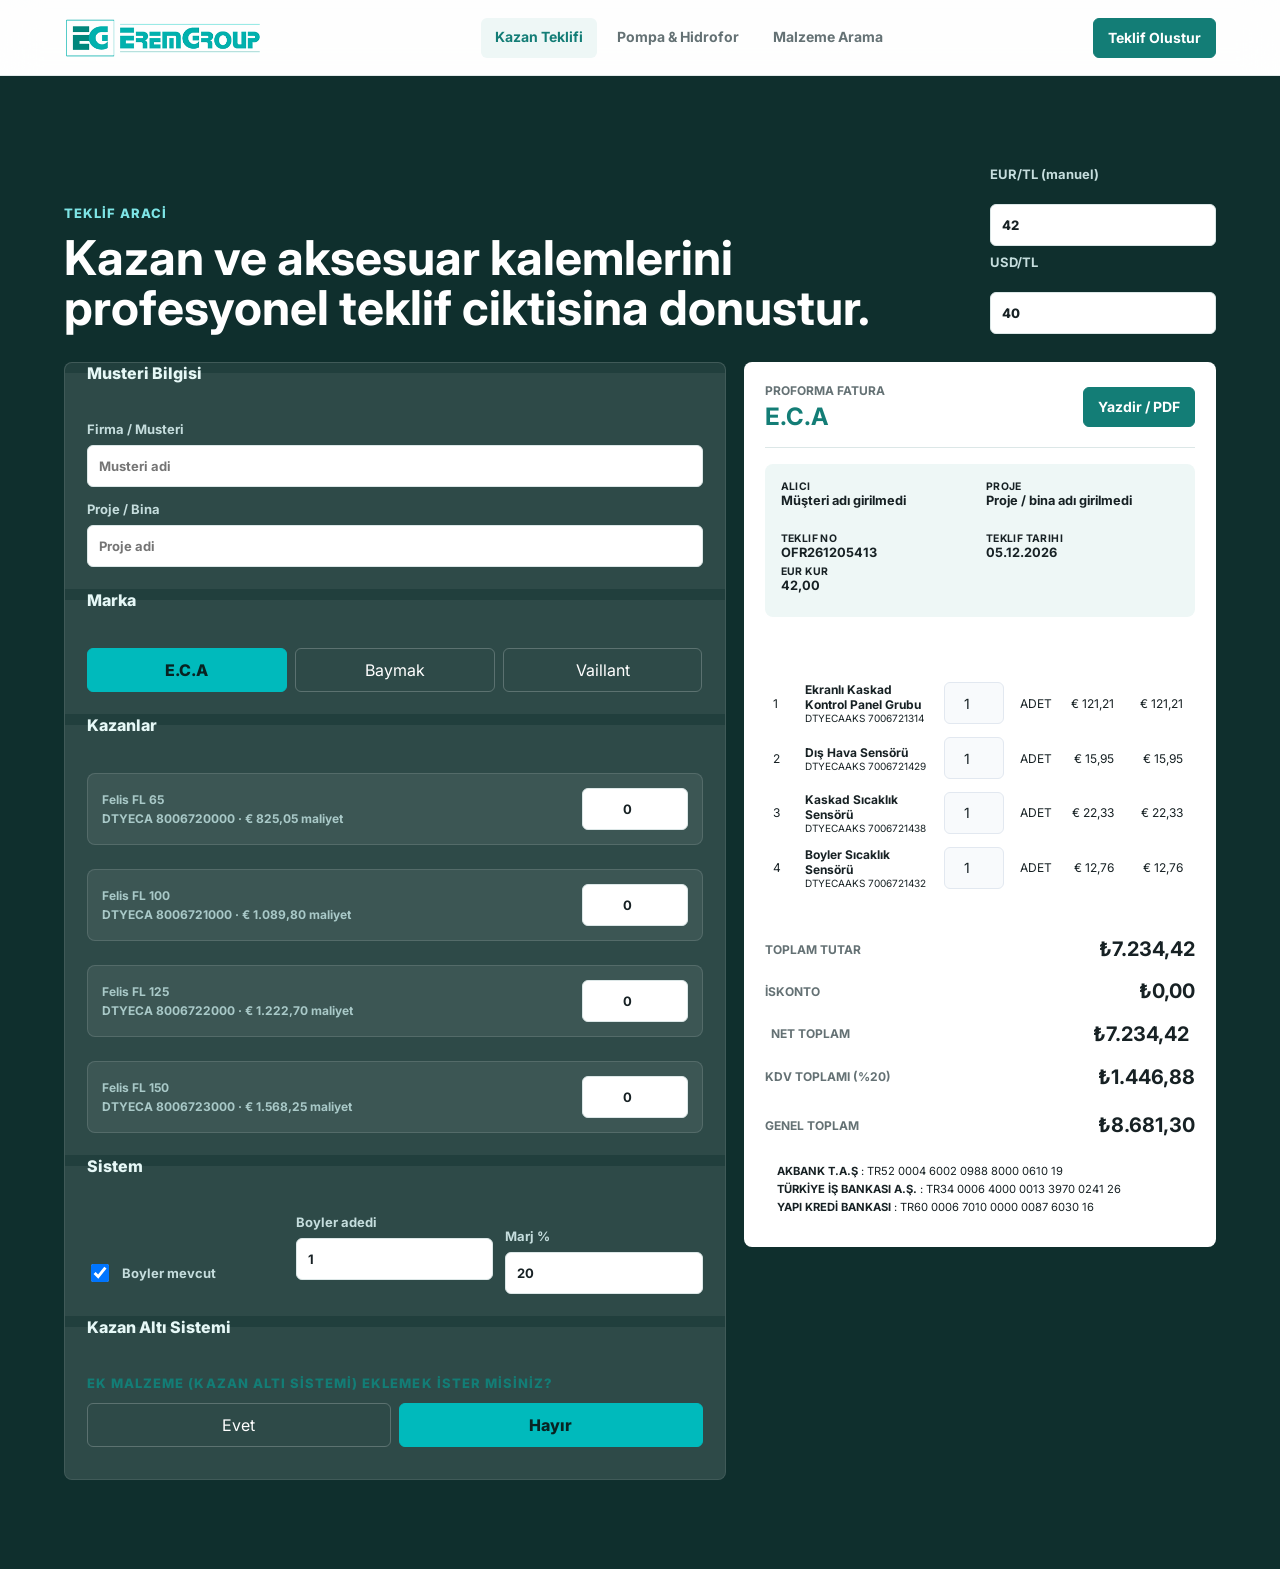
<file: index.html>
<!doctype html>
<html lang="tr">
  <head>
    <meta charset="UTF-8" />
    <meta name="viewport" content="width=device-width, initial-scale=1.0" />
    <meta name="color-scheme" content="light" />
    <meta name="description" content="Erem Group kurumsal web tasarimi ve kazan teklif araci." />
    <title>Erem Group | Kurumsal Teklif Araci</title>
    <link rel="preconnect" href="https://fonts.googleapis.com" />
    <link rel="preconnect" href="https://fonts.gstatic.com" crossorigin />
    <link href="https://fonts.googleapis.com/css2?family=Inter:wght@400;500;600;700;800&display=swap" rel="stylesheet" />
    <link rel="stylesheet" href="./styles.css" />
  </head>
  <body>
    <header class="site-header">
      <a class="brand" href="#top" aria-label="Erem Group ana sayfa">
        <img src="./logo_dark.png" alt="Erem Group" style="height:40px;display:block;" />
      </a>
      <nav class="nav" aria-label="Ana menü">
        <a href="#teklif" class="active">Kazan Teklifi</a>
        <a href="/pompa-hidrofor">Pompa &amp; Hidrofor</a>
        <a href="/malzeme-arama">Malzeme Arama</a>
      </nav>
      <a class="header-action" href="#teklif">Teklif Olustur</a>
    </header>

    <main id="top">

      <section id="teklif" class="section quote-section">
        <div class="quote-heading">
          <div>
            <p class="eyebrow">Teklif Araci</p>
            <h2>Kazan ve aksesuar kalemlerini profesyonel teklif ciktisina donustur.</h2>
          </div>
          <div class="rate-box">
            <label for="eurRate" id="eurRateLabel">EUR/TL (yükleniyor...)</label>
            <input id="eurRate" type="number" min="1" value="42" />
            <label for="usdRate">USD/TL</label>
            <input id="usdRate" type="number" min="1" value="40" />
          </div>
        </div>

        <div class="quote-shell">
          <form class="config-panel" id="quoteForm">
            <fieldset>
              <legend>Musteri Bilgisi</legend>
              <label>
                Firma / Musteri
                <input id="customer" type="text" placeholder="Musteri adi" />
              </label>
              <label>
                Proje / Bina
                <input id="project" type="text" placeholder="Proje adi" />
              </label>
            </fieldset>

            <fieldset>
              <legend>Marka</legend>
              <div class="segmented" role="radiogroup" aria-label="Marka secimi">
                <button type="button" class="segment active" data-brand="ECA">E.C.A</button>
                <button type="button" class="segment" data-brand="BAYMAK">Baymak</button>
                <button type="button" class="segment" data-brand="VAILLANT">Vaillant</button>
              </div>
            </fieldset>

            <fieldset>
              <legend>Kazanlar</legend>
              <div id="boilerList" class="item-list"></div>
            </fieldset>

            <fieldset class="inline-fieldset">
              <legend>Sistem</legend>
              <label class="toggle-line">
                <input id="hasWaterTank" type="checkbox" checked />
                Boyler mevcut
              </label>
              <label>
                Boyler adedi
                <input id="waterTankCount" type="number" min="1" max="20" value="1" />
              </label>
              <label>
                Marj %
                <input id="marginRate" type="number" min="0" max="100" value="20" />
              </label>
            </fieldset>

            <fieldset>
              <legend>Kazan Altı Sistemi</legend>
              <p class="eyebrow">Ek malzeme (Kazan Altı Sistemi) eklemek ister misiniz?</p>
              <div class="segmented-2" role="radiogroup" aria-label="Ek malzeme secimi">
                <button type="button" class="ekmalzeme-segment" data-ekmalzeme="evet">Evet</button>
                <button type="button" class="ekmalzeme-segment active" data-ekmalzeme="hayir">Hayır</button>
              </div>
              <div id="kazanAltiDetay" class="kazan-alti-detay" hidden>
                <p class="eyebrow">Denge kabı önü izolasyon vanaları için:</p>
                <div class="segmented-2" role="radiogroup" aria-label="Vana tipi secimi">
                  <button type="button" class="vana-segment active" data-vana="wafer">Wafer Kelebek Vana</button>
                  <button type="button" class="vana-segment" data-vana="kuresel">Küresel Vana</button>
                </div>
                <div id="kazanAltiWarnings" class="kazan-alti-warnings"></div>
              </div>
            </fieldset>
          </form>

          <aside class="summary-panel">
            <div class="summary-header">
              <div>
                <span>PROFORMA FATURA</span>
                <strong id="summaryBrand">E.C.A</strong>
              </div>
              <button id="printBtn" type="button">Yazdir / PDF</button>
            </div>

            <div class="client-card">
              <div class="client-meta">
                <div><span>ALICI</span><strong id="summaryCustomer">Musteri adi girilmedi</strong></div>
                <div><span>PROJE</span><strong id="summaryProject">Proje / bina adi girilmedi</strong></div>
              </div>
              <div class="teklif-meta">
                <div><span>TEKLIF NO</span><strong id="teklifNo">-</strong></div>
                <div><span>TEKLIF TARIHI</span><strong id="teklifTarih">-</strong></div>
                <div><span>EUR KUR</span><strong id="eurKurDisplay">-</strong></div>
              </div>
            </div>

            <div id="quoteLines" class="quote-lines"></div>

            <div class="totals proforma-totals">
              <div>
                <span>Toplam Tutar</span>
                <strong id="satirToplamTutar">₺ 0,00</strong>
              </div>
              <div>
                <span>İskonto</span>
                <strong id="satirIskonto">₺ 0,00</strong>
              </div>
              <div class="net-toplam">
                <span>Net Toplam</span>
                <strong id="satirNetToplam">₺ 0,00</strong>
              </div>
              <div>
                <span>KDV Toplamı (%20)</span>
                <strong id="satirKDV">₺ 0,00</strong>
              </div>
              <div class="genel-toplam">
                <span>Genel Toplam</span>
                <strong id="satirGenelToplam">₺ 0,00</strong>
              </div>
            </div>

            <div class="banka-bilgileri">
              <p><strong>AKBANK T.A.Ş</strong> : TR52 0004 6002 0988 8000 0610 19</p>
              <p><strong>TÜRKİYE İŞ BANKASI A.Ş.</strong> : TR34 0006 4000 0013 3970 0241 26</p>
              <p><strong>YAPI KREDİ BANKASI</strong> : TR60 0006 7010 0000 0087 6030 16</p>
            </div>
          </aside>
        </div>
      </section>
    </main>



    <script src="./kazan_alti.js"></script>
    <script src="./script.js"></script>
  </body>
</html>
</file>
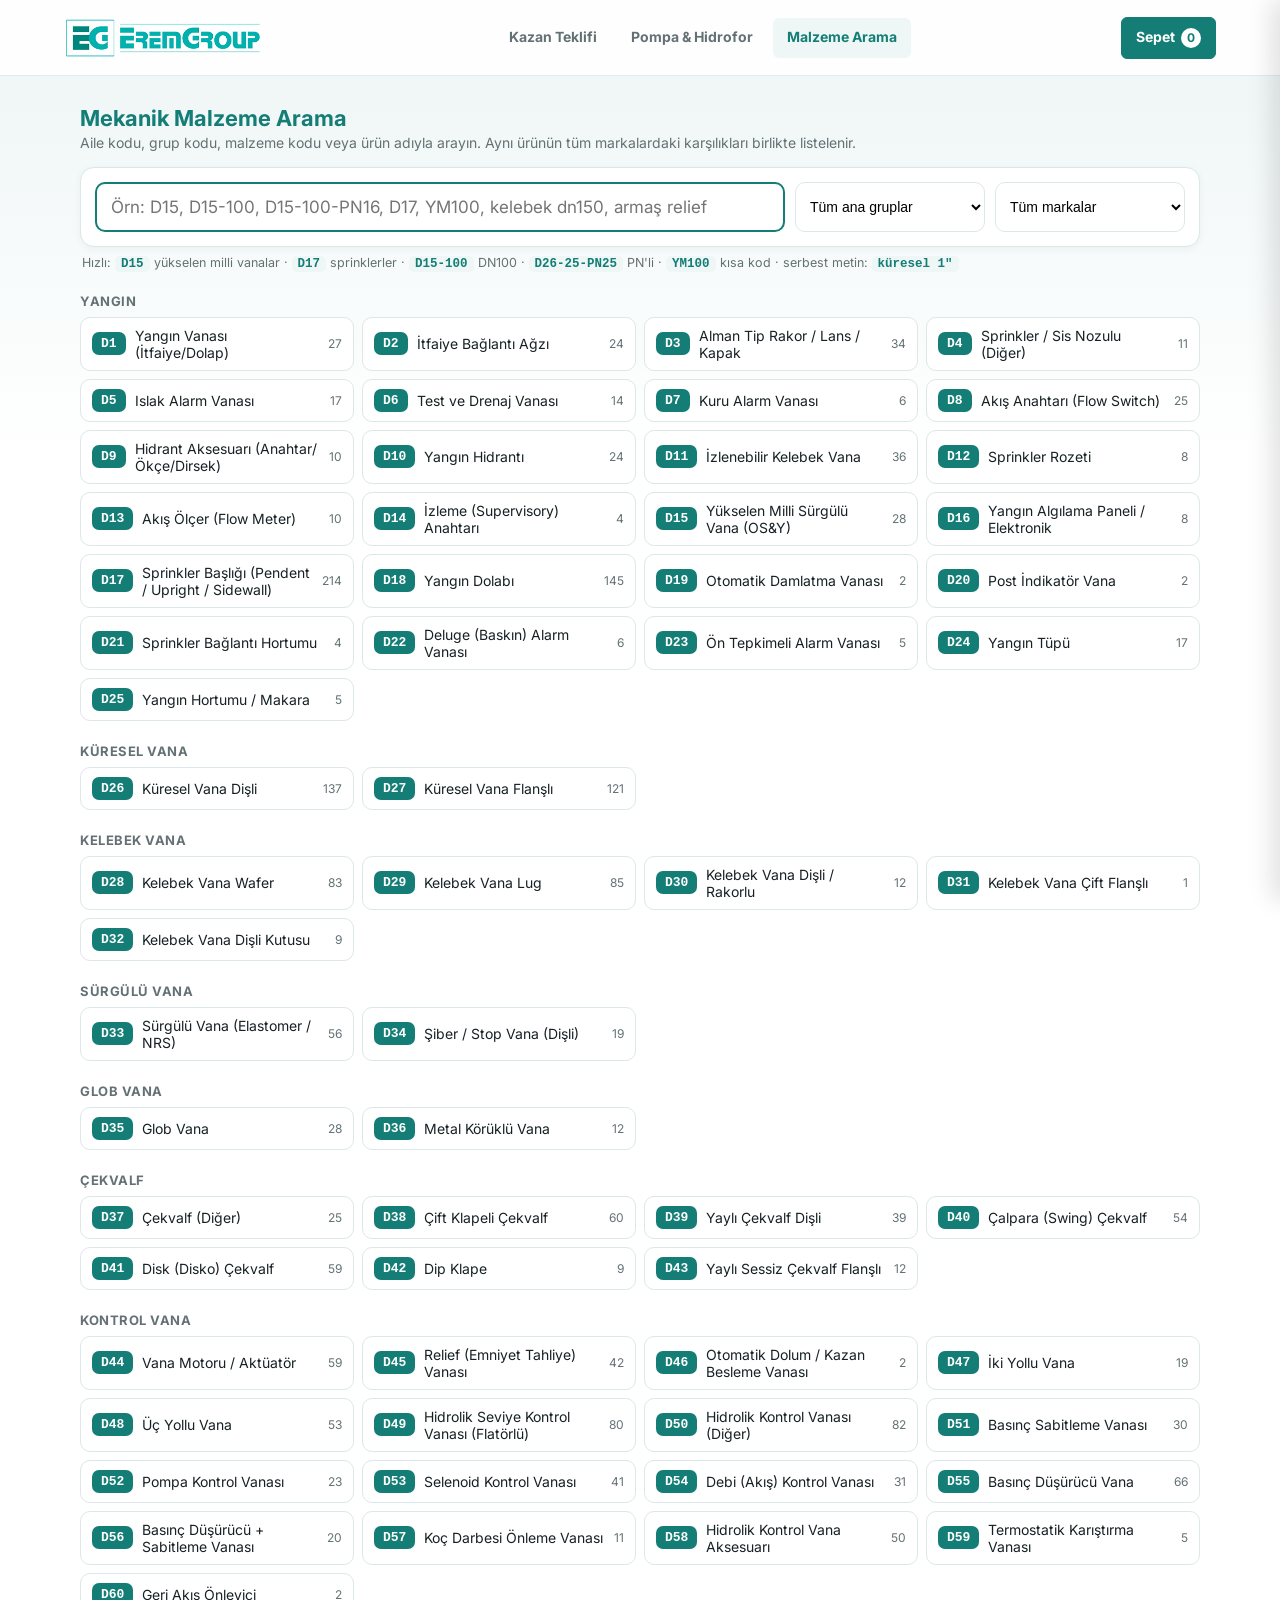
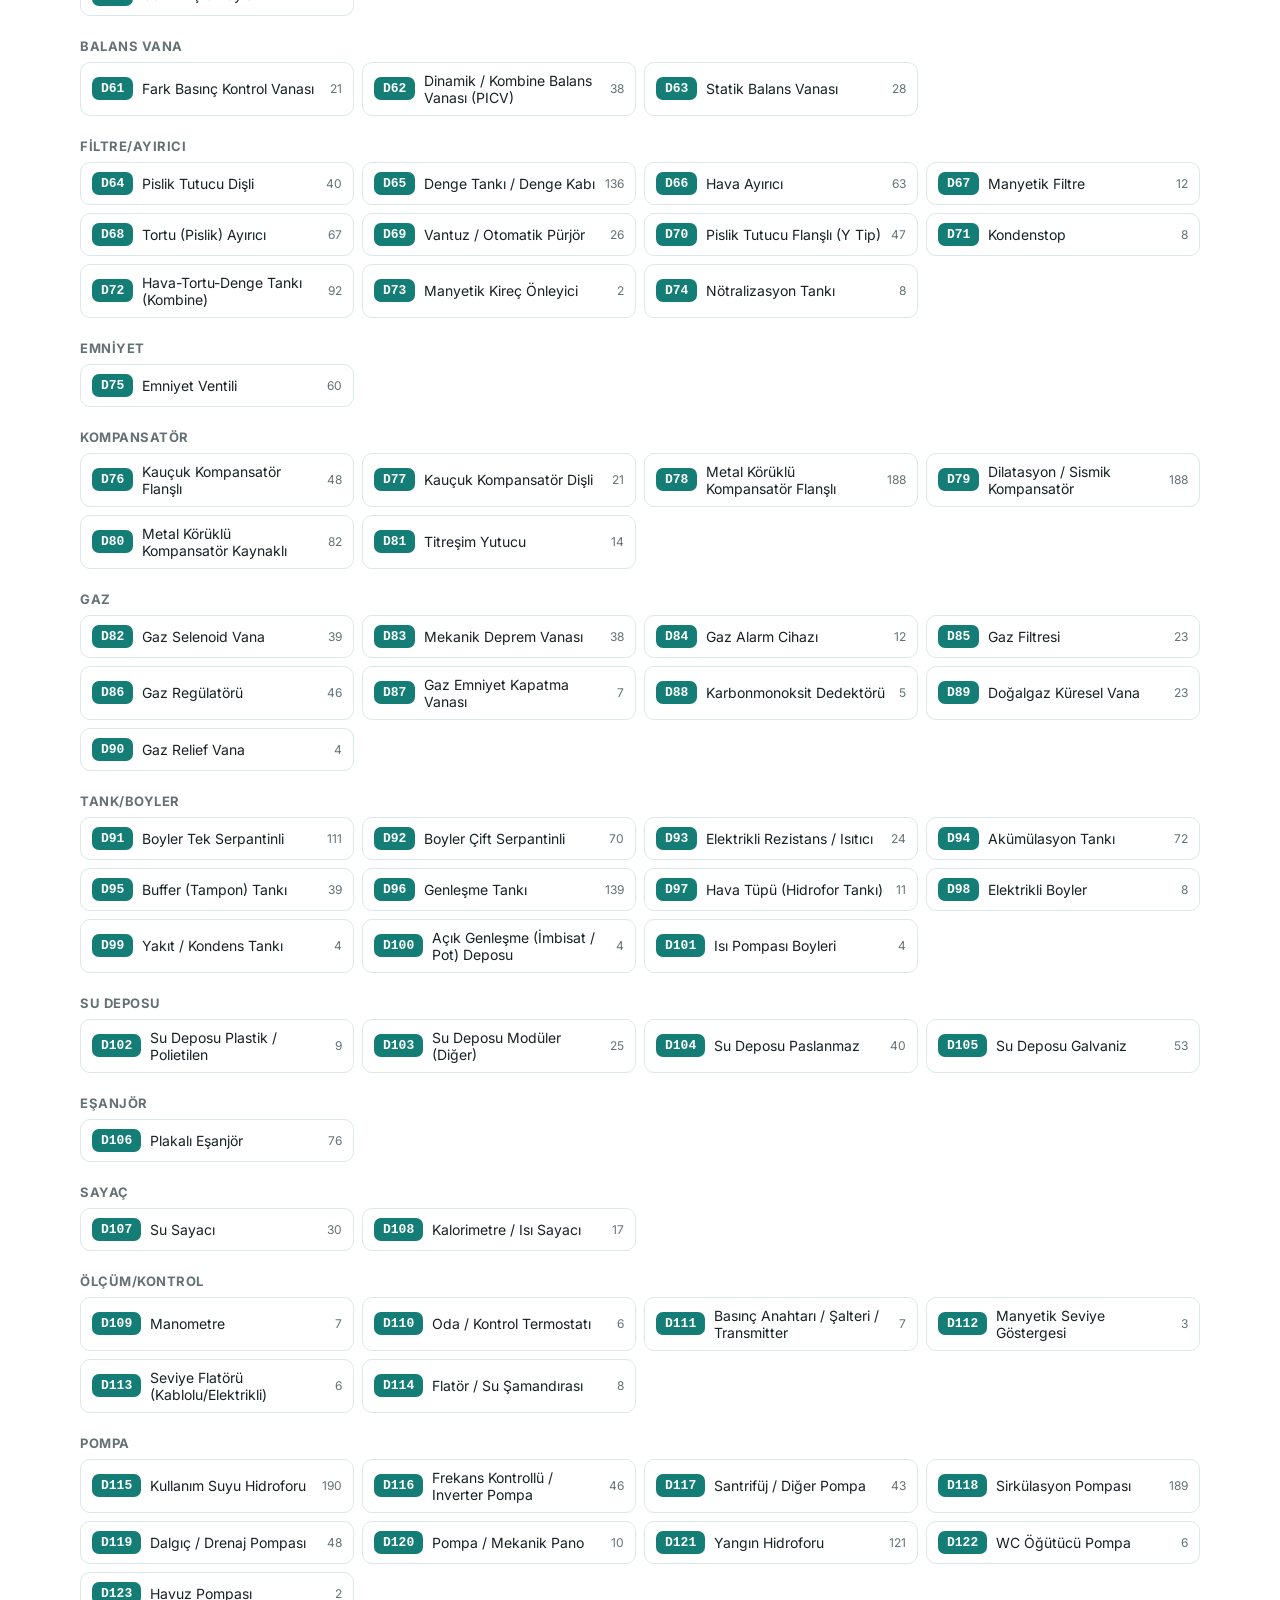
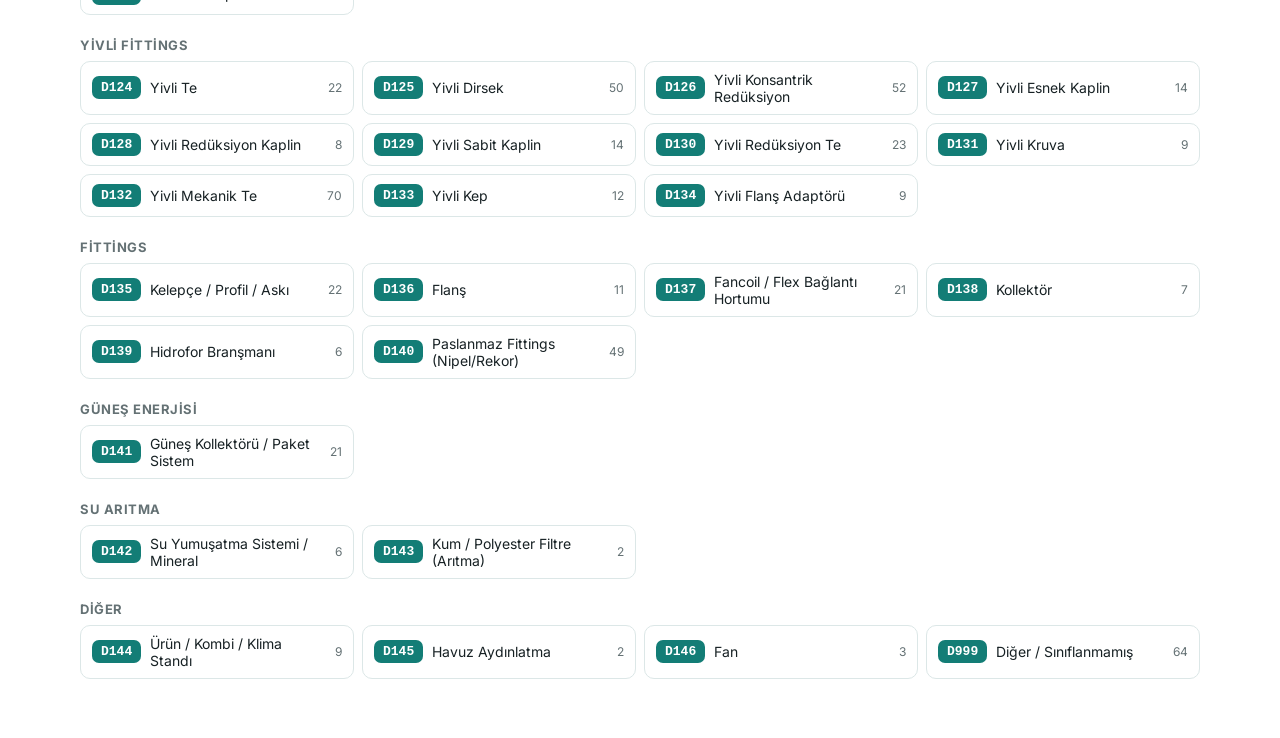
<file: malzeme-arama/index.html>
<!DOCTYPE html>
<html lang="tr">
<head>
<meta charset="UTF-8">
<meta name="viewport" content="width=device-width, initial-scale=1.0">
<meta name="color-scheme" content="light">
<title>Erem Group | Mekanik Malzeme Arama</title>
<link rel="preconnect" href="https://fonts.googleapis.com" />
<link rel="preconnect" href="https://fonts.gstatic.com" crossorigin />
<link href="https://fonts.googleapis.com/css2?family=Inter:wght@400;500;600;700;800&display=swap" rel="stylesheet" />
<link rel="stylesheet" href="/styles.css" />
<style>
:root{--navy:#137d76;--navy2:#0f625d;--bg:transparent;--card:#fff;--line:#dce7e7;--txt:#172124;--mut:#647174;--acc:#eef7f6;--ok:#e2efda;--okt:#2e6b1f}
*{box-sizing:border-box}
body{margin:0;font-size:14px}
.ma-main{max-width:1200px;margin:0 auto;padding:28px clamp(16px,4vw,40px) 60px}
h1{margin:4px 0 4px;font-size:22px;color:var(--navy)}
.sub{color:var(--mut);margin:0 0 16px}
.searchbar{background:var(--card);border:1px solid var(--line);border-radius:14px;padding:14px;display:flex;gap:10px;flex-wrap:wrap;box-shadow:0 2px 8px rgba(20,40,70,.05)}
.q{flex:1 1 320px;position:relative}
.q input{width:100%;font-size:17px;padding:13px 40px 13px 14px;border:2px solid var(--line);border-radius:10px;outline:none}
.q input:focus{border-color:var(--navy)}
.q button{position:absolute;right:8px;top:50%;transform:translateY(-50%);border:0;background:none;font-size:20px;color:var(--mut);cursor:pointer;display:none}
select{padding:12px 10px;border:1px solid var(--line);border-radius:10px;background:#fff;font-size:14px;min-width:150px;flex:0 1 190px}
.hint{color:var(--mut);font-size:12.5px;margin:8px 2px 0}
.hint code{background:var(--acc);color:var(--navy);padding:1px 6px;border-radius:5px;font-weight:700;cursor:pointer}
.stat{margin:18px 2px 10px;color:var(--mut);font-size:13px}
.stat b{color:var(--txt)}
.grp{background:var(--card);border:1px solid var(--line);border-radius:12px;margin-bottom:12px;overflow:hidden}
.gh{display:flex;align-items:center;gap:10px;flex-wrap:wrap;padding:10px 14px;background:#fafbfd;border-bottom:1px solid var(--line)}
.code{font-family:ui-monospace,Consolas,monospace;background:var(--navy);color:#fff;padding:4px 9px;border-radius:7px;font-weight:700;font-size:13px;cursor:pointer;white-space:nowrap}
.code.alt{background:var(--acc);color:var(--navy)}
.gt{font-weight:700}
.gs{color:var(--mut);font-size:12.5px}
.chips{margin-left:auto;display:flex;gap:4px;flex-wrap:wrap}
.chip{font-size:11.5px;padding:3px 8px;border-radius:20px;background:var(--acc);color:var(--navy);font-weight:600}
.chip.multi{background:var(--ok);color:var(--okt)}
table{width:100%;border-collapse:collapse}
td{padding:8px 14px;border-top:1px solid #f0f3f7;vertical-align:top}
tr:first-child td{border-top:0}
td.mk{font-family:ui-monospace,Consolas,monospace;font-size:12px;color:var(--mut);white-space:nowrap;cursor:pointer;width:1%}
td.br{font-weight:700;white-space:nowrap;width:1%}
.tags span{display:inline-block;font-size:11px;background:#f1f3f6;color:#4a5563;border-radius:5px;padding:1px 6px;margin:3px 4px 0 0}
.fams h3{font-size:13px;letter-spacing:.04em;color:var(--mut);margin:22px 0 8px;text-transform:uppercase}
.fgrid{display:grid;grid-template-columns:repeat(auto-fill,minmax(260px,1fr));gap:8px}
.fam{background:var(--card);border:1px solid var(--line);border-radius:10px;padding:9px 11px;display:flex;gap:9px;align-items:center;cursor:pointer;text-align:left;font:inherit;color:inherit}
.fam:hover{border-color:var(--navy);background:#fbfdff}
.fam .n{margin-left:auto;color:var(--mut);font-size:12px}
.empty{background:var(--card);border:1px dashed var(--line);border-radius:12px;padding:30px;text-align:center;color:var(--mut)}
.more{text-align:center;margin:14px}
.more button{background:var(--navy);color:#fff;border:0;border-radius:9px;padding:10px 18px;font-weight:700;cursor:pointer}
.toast{position:fixed;bottom:18px;left:50%;transform:translateX(-50%);background:var(--txt);color:#fff;padding:8px 14px;border-radius:8px;font-size:13px;opacity:0;transition:.2s;pointer-events:none}
.toast.on{opacity:1}
.addb{border:1px solid var(--navy);background:#fff;color:var(--navy);border-radius:8px;padding:5px 10px;font-weight:700;font-size:12.5px;cursor:pointer;white-space:nowrap}
.addb:hover{background:var(--navy);color:#fff}
.addb.in{background:var(--navy);color:#fff}
td.ac{width:1%;white-space:nowrap;text-align:right}
.cartbtn{position:relative}
.cartbtn .cnt{display:inline-block;min-width:20px;padding:0 6px;margin-left:6px;border-radius:10px;background:#fff;color:var(--navy);font-size:12px;line-height:20px;text-align:center}
.fab{position:fixed;right:16px;bottom:16px;z-index:30;background:var(--navy);color:#fff;border:0;border-radius:30px;padding:13px 18px;font-weight:800;font-size:14px;box-shadow:0 6px 18px rgba(0,0,0,.18);cursor:pointer;display:none}
.fab .cnt{background:#fff;color:var(--navy);border-radius:10px;padding:0 7px;margin-left:6px}
.ov{position:fixed;inset:0;background:rgba(10,20,25,.35);z-index:40;display:none}
.drawer{position:fixed;top:0;right:0;bottom:0;width:min(560px,100%);background:#fff;z-index:41;display:flex;flex-direction:column;transform:translateX(100%);transition:transform .2s;box-shadow:-8px 0 24px rgba(0,0,0,.12)}
.open .ov{display:block}.open .drawer{transform:none}
.dh{display:flex;align-items:center;gap:10px;padding:16px 18px;border-bottom:1px solid var(--line)}
.dh h2{margin:0;font-size:18px;color:var(--navy);flex:1}
.dh .x{border:0;background:none;font-size:26px;cursor:pointer;color:var(--mut)}
.meta{display:flex;gap:8px;padding:12px 18px;border-bottom:1px solid var(--line);flex-wrap:wrap}
.meta input{flex:1 1 200px;padding:9px 10px;border:1px solid var(--line);border-radius:8px;font-size:13.5px}
.items{flex:1;overflow:auto;padding:6px 18px}
.it{border-bottom:1px solid #eef2f2;padding:12px 0;display:grid;grid-template-columns:1fr auto;gap:6px 12px}
.it .nm{font-weight:600;font-size:13.5px}
.it .sub2{color:var(--mut);font-size:12px;display:flex;gap:8px;flex-wrap:wrap;align-items:center}
.it select{min-width:0;flex:0 1 auto;padding:4px 6px;font-size:12px;border-radius:6px}
.qty{display:flex;align-items:center;gap:4px}
.qty button{width:28px;height:28px;border:1px solid var(--line);background:#fff;border-radius:7px;font-size:16px;cursor:pointer}
.qty input{width:52px;height:28px;text-align:center;border:1px solid var(--line);border-radius:7px;font-size:14px}
.rm{border:0;background:none;color:#b3261e;font-size:12px;cursor:pointer;padding:0}
.df{border-top:1px solid var(--line);padding:14px 18px;display:flex;gap:8px;flex-wrap:wrap;align-items:center}
.df .sum{flex:1 1 100%;color:var(--mut);font-size:13px}
.btn{border:0;border-radius:9px;padding:11px 14px;font-weight:700;cursor:pointer;font-size:13.5px}
.btn.p{background:var(--navy);color:#fff}.btn.s{background:var(--acc);color:var(--navy)}.btn.d{background:#fdecea;color:#b3261e;margin-left:auto}
.cempty{color:var(--mut);text-align:center;padding:40px 10px}
#printArea{display:none}
@media print{body>*:not(#printArea){display:none!important}#printArea{display:block;font-family:Arial,sans-serif;font-size:11pt}#printArea table{width:100%;border-collapse:collapse}#printArea th,#printArea td{border:1px solid #999;padding:5px 6px;text-align:left}#printArea th{background:#eef7f6}}
@media(max-width:640px){td.ac{padding-left:4px}.fab{display:block}}
@media(max-width:640px){td.mk{display:none}.chips{margin-left:0}select{flex:1 1 100%}}
</style>
</head>
<body>
<header class="site-header">
  <a class="brand" href="/" aria-label="Erem Group ana sayfa">
    <img src="/logo_dark.png" alt="Erem Group" style="height:40px;display:block;" />
  </a>
  <nav class="nav" aria-label="Ana menü">
    <a href="/#teklif">Kazan Teklifi</a>
    <a href="/pompa-hidrofor">Pompa &amp; Hidrofor</a>
    <a href="/malzeme-arama" class="active">Malzeme Arama</a>
  </nav>
  <a class="header-action cartbtn" href="#" id="cartOpen">Sepet<span class="cnt" id="cartCnt">0</span></a>
</header>
<main class="ma-main">
  <h1>Mekanik Malzeme Arama</h1>
  <p class="sub">Aile kodu, grup kodu, malzeme kodu veya ürün adıyla arayın. Aynı ürünün tüm markalardaki karşılıkları birlikte listelenir.</p>
  <div class="searchbar">
    <div class="q"><input id="q" type="text" placeholder="Örn: D15, D15-100, D15-100-PN16, D17, YM100, kelebek dn150, armaş relief" autocomplete="off" autofocus><button id="clr" title="Temizle">×</button></div>
    <select id="fAna"><option value="">Tüm ana gruplar</option></select>
    <select id="fMarka"><option value="">Tüm markalar</option></select>
  </div>
  <p class="hint">Hızlı: <code>D15</code> yükselen milli vanalar · <code>D17</code> sprinklerler · <code>D15-100</code> DN100 · <code>D26-25-PN25</code> PN'li · <code>YM100</code> kısa kod · serbest metin: <code>küresel 1"</code></p>
  <div id="stat" class="stat"></div>
  <div id="out"></div>
</main>
<div id="toast" class="toast"></div>
<button class="fab" id="fab">Sepet<span class="cnt" id="fabCnt">0</span></button>
<div id="cartWrap"><div class="ov" id="ov"></div>
<aside class="drawer" aria-label="Sepet">
  <div class="dh"><h2>Sepet</h2><button class="x" id="cartClose" aria-label="Kapat">×</button></div>
  <div class="meta"><input id="cMus" placeholder="Firma / Müşteri"><input id="cPrj" placeholder="Proje / Bina"></div>
  <div class="items" id="cartItems"></div>
  <div class="df"><div class="sum" id="cartSum"></div>
    <button class="btn p" id="cXls">Excel indir</button><button class="btn s" id="cPrint">Yazdır / PDF</button><button class="btn s" id="cCopy">Kopyala</button><button class="btn d" id="cClear">Temizle</button></div>
</aside></div>
<div id="printArea"></div>
<script src="/malzeme-arama/data.js"></script>
<script>
const DATA = window.MALZEME_DATA;
const I={aile:0,grup:1,kisa:2,tip:3,olcu:4,birim:5,kod:6,ad:7,marka:8,bag:9,mlz:10,onay:11,pn:12,kw:13};
const TR={'Ç':'C','Ğ':'G','İ':'I','Ö':'O','Ş':'S','Ü':'U','ç':'C','ğ':'G','ı':'I','ö':'O','ş':'S','ü':'U','i':'I'};
const norm=s=>String(s).replace(/[ÇĞİÖŞÜçğıöşüi]/g,c=>TR[c]).toUpperCase().replace(/\s+/g,' ').trim();
const INCH={'1/2':'15','3/4':'20','1':'25','11/4':'32','1 1/4':'32','11/2':'40','1 1/2':'40','2':'50','21/2':'65','2 1/2':'65','3':'80','4':'100','5':'125','6':'150','8':'200','10':'250','12':'300'};
const rows=DATA.rows, fam=DATA.fam;
const hay=rows.map(r=>{const f=fam[r[I.aile]]||{};let h=[r[I.aile],r[I.grup],r[I.kisa],r[I.kod],r[I.ad],r[I.marka],r[I.tip],f.ad,r[I.bag],r[I.mlz],r[I.pn]].join(' ');
  if(r[I.birim]==='DN'&&r[I.olcu]) h+=' DN'+r[I.olcu]+' DN '+r[I.olcu];
  return ' '+norm(h)+' ';});
const esc=s=>String(s).replace(/[&<>"]/g,c=>({'&':'&amp;','<':'&lt;','>':'&gt;','"':'&quot;'}[c]));
const $=id=>document.getElementById(id);
DATA.ana.forEach(a=>$('fAna').add(new Option(a,a)));
[...new Set(rows.map(r=>r[I.marka]))].sort((a,b)=>a.localeCompare(b,'tr')).forEach(m=>$('fMarka').add(new Option(m,m)));
let limit=60;

function match(q){
  const Q=norm(q), fA=$('fAna').value, fM=$('fMarka').value;
  let idx=[];
  const pass=i=>(!fA||(fam[rows[i][I.aile]]||{}).ana===fA)&&(!fM||rows[i][I.marka]===fM);
  if(!Q){ if(!fA&&!fM) return null; rows.forEach((r,i)=>pass(i)&&idx.push(i)); return idx;}
  for(const k of [I.aile,I.grup,I.kisa,I.kod]){ rows.forEach((r,i)=>{const v=norm(r[k]); if((v===Q||(k===I.grup&&v.startsWith(Q+'-')))&&pass(i))idx.push(i)}); if(idx.length) return idx; }
  // serbest metin: 1" gibi inç ifadelerini DN'e çevir
  let toks=Q.replace(/(\d+\s?\d?\/?\d*)\s*(\"|'')/g,(m,a)=>INCH[a.trim()]?'DN'+INCH[a.trim()]:m).split(' ').filter(Boolean);
  toks=toks.map(t=>/^DN\d+$/.test(t)?' '+t+' ':t);
  rows.forEach((r,i)=>{if(pass(i)&&toks.every(t=>hay[i].includes(t)))idx.push(i)});
  return idx;
}
function render(){
  const q=$('q').value; $('clr').style.display=q?'block':'none';
  const idx=match(q);
  if(idx===null){ $('stat').innerHTML=''; return renderFams(); }
  if(!idx.length){ $('stat').innerHTML=''; $('out').innerHTML='<div class="empty">Sonuç bulunamadı. Farklı bir kod veya kelime deneyin.</div>'; return;}
  const groups=new Map(); idx.forEach(i=>{const g=rows[i][I.grup]; if(!groups.has(g))groups.set(g,[]); groups.get(g).push(i)});
  const brands=new Set(idx.map(i=>rows[i][I.marka]));
  $('stat').innerHTML=`<b>${idx.length}</b> ürün · <b>${groups.size}</b> grup · <b>${brands.size}</b> marka`;
  let html='',n=0;
  for(const [g,list] of groups){ if(n++>=limit)break;
    const r0=rows[list[0]], f=fam[r0[I.aile]]||{};
    const bs=[...new Set(list.map(i=>rows[i][I.marka]))];
    const size=r0[I.olcu]?`${esc(r0[I.olcu])} <span class="gs">${esc(r0[I.birim])}</span>`:'';
    html+=`<div class="grp"><div class="gh"><span class="code" data-c="${esc(g)}">${esc(g)}</span>${r0[I.kisa]!==g?`<span class="code alt" data-c="${esc(r0[I.kisa])}">${esc(r0[I.kisa])}</span>`:''}
      <span class="gt">${esc(r0[I.tip])}</span><span>${size}</span>
      <span class="chips">${bs.map(b=>`<span class="chip ${bs.length>1?'multi':''}">${esc(b)}</span>`).join('')}</span></div><table>`;
    for(const i of list){const r=rows[i];
      const tags=[r[I.bag],r[I.mlz],r[I.onay],r[I.pn],r[I.kw]?r[I.kw]+' kW':''].filter(Boolean);
      html+=`<tr><td class="br">${esc(r[I.marka])}</td><td>${esc(r[I.ad])}<div class="tags">${tags.map(t=>`<span>${esc(t)}</span>`).join('')}</div></td><td class="mk" data-c="${esc(r[I.kod])}" title="Kopyala">${esc(r[I.kod])}</td><td class="ac"><button class="addb${cart.q[r[I.kod]]?' in':''}" data-add="${i}">${cart.q[r[I.kod]]?'Sepette ('+cart.q[r[I.kod]]+') +':'+ Sepet'}</button></td></tr>`;}
    html+='</table></div>';
  }
  if(groups.size>limit) html+=`<div class="more"><button onclick="limit+=60;render()">Daha fazla göster (${groups.size-limit} grup daha)</button></div>`;
  $('out').innerHTML=html;
}
function renderFams(){
  const cnt={}; rows.forEach(r=>cnt[r[I.aile]]=(cnt[r[I.aile]]||0)+1);
  const by={}; Object.entries(fam).forEach(([k,v])=>{(by[v.ana]=by[v.ana]||[]).push(k)});
  let html='<div class="fams">';
  for(const a of DATA.ana){ if(!by[a])continue;
    html+=`<h3>${esc(a)}</h3><div class="fgrid">`+by[a].sort((x,y)=>+x.slice(1)-+y.slice(1)).map(k=>`<button class="fam" data-f="${k}"><span class="code">${k}</span><span>${esc(fam[k].ad)}</span><span class="n">${cnt[k]}</span></button>`).join('')+'</div>';}
  $('out').innerHTML=html+'</div>';
}
let t; $('q').addEventListener('input',()=>{limit=60;clearTimeout(t);t=setTimeout(()=>{render();sync()},150)});
$('fAna').onchange=$('fMarka').onchange=()=>{limit=60;render()};
$('clr').onclick=()=>{$('q').value='';render();sync();$('q').focus()};
function toast(m){const e=$('toast');e.textContent=m;e.classList.add('on');setTimeout(()=>e.classList.remove('on'),1200)}
$('out').addEventListener('click',e=>{
  const a=e.target.closest('[data-add]'); if(a){addCart(+a.dataset.add,1);return;}
  const f=e.target.closest('[data-f]'); if(f){$('q').value=f.dataset.f;render();sync();window.scrollTo(0,0);return;}
  const c=e.target.closest('[data-c]'); if(c){navigator.clipboard?.writeText(c.dataset.c).then(()=>toast(c.dataset.c+' kopyalandı'),()=>{});}
});
document.querySelector('.hint').addEventListener('click',e=>{if(e.target.tagName==='CODE'){$('q').value=e.target.textContent;render();sync()}});
function sync(){try{const u=new URL(location.href);$('q').value?u.searchParams.set('q',$('q').value):u.searchParams.delete('q');history.replaceState(null,'',u)}catch(e){}}
try{const p=new URLSearchParams(location.search).get('q'); if(p)$('q').value=p;}catch(e){}

// ================= SEPET =================
const byKod={}; rows.forEach((r,i)=>byKod[r[I.kod]]=i);
const byGrup={}; rows.forEach((r,i)=>(byGrup[r[I.grup]]=byGrup[r[I.grup]]||[]).push(i));
let cart={order:[],q:{},mus:'',prj:''};
try{const c=JSON.parse(localStorage.getItem('eremSepet')||'null'); if(c&&c.order){cart=c; cart.order=cart.order.filter(k=>k in byKod);}}catch(e){}
function saveCart(){try{localStorage.setItem('eremSepet',JSON.stringify(cart))}catch(e){}}
function addCart(i,n){const k=rows[i][I.kod]; if(!cart.q[k]){cart.q[k]=0;cart.order.push(k);} cart.q[k]+=n; saveCart(); toast(rows[i][I.marka]+' sepete eklendi'); refreshCart(); render();}
function setQty(k,v){v=Math.max(0,Math.round(+v||0)); if(!v){delete cart.q[k];cart.order=cart.order.filter(x=>x!==k);} else cart.q[k]=v; saveCart(); refreshCart(); render();}
function swapItem(oldK,newK){if(oldK===newK)return; const q=cart.q[oldK]; const pos=cart.order.indexOf(oldK); delete cart.q[oldK];
  if(cart.q[newK]){cart.q[newK]+=q; cart.order.splice(pos,1);} else {cart.q[newK]=q; cart.order[pos]=newK;} saveCart(); refreshCart(); render();}
function refreshCart(){
  const n=cart.order.length, tot=cart.order.reduce((a,k)=>a+cart.q[k],0);
  $('cartCnt').textContent=n; $('fabCnt').textContent=n;
  $('cMus').value=cart.mus||''; $('cPrj').value=cart.prj||'';
  if(!n){$('cartItems').innerHTML='<div class="cempty">Sepet boş. Arama sonuçlarındaki <b>+ Sepet</b> düğmesiyle ürün ekleyin.</div>'; $('cartSum').textContent=''; return;}
  $('cartSum').innerHTML=`<b>${n}</b> kalem · toplam <b>${tot}</b> adet`;
  $('cartItems').innerHTML=cart.order.map(k=>{const i=byKod[k], r=rows[i]; const alts=byGrup[r[I.grup]]||[i];
    const sel=alts.length>1?`<select data-swap="${esc(k)}" title="Aynı gruptaki alternatif ürün">${alts.map(j=>`<option value="${esc(rows[j][I.kod])}"${j===i?' selected':''}>${esc(rows[j][I.marka])} · ${esc(rows[j][I.kod])}</option>`).join('')}</select>`:`<span>${esc(r[I.marka])}</span>`;
    return `<div class="it"><div><div class="nm">${esc(r[I.ad])}</div><div class="sub2"><span class="code" style="font-size:11px;padding:2px 6px">${esc(r[I.grup])}</span>${sel}</div></div>
      <div style="text-align:right"><div class="qty"><button data-dec="${esc(k)}">−</button><input data-qty="${esc(k)}" value="${cart.q[k]}" inputmode="numeric"><button data-inc="${esc(k)}">+</button></div><button class="rm" data-rm="${esc(k)}">Kaldır</button></div></div>`}).join('');
}
function openCart(o){document.body.classList.toggle('open',o); $('cartWrap').className=o?'open':''; if(o)refreshCart();}
$('cartOpen').onclick=e=>{e.preventDefault();openCart(true)}; $('fab').onclick=()=>openCart(true);
$('cartClose').onclick=$('ov').onclick=()=>openCart(false);
$('cMus').oninput=e=>{cart.mus=e.target.value;saveCart()}; $('cPrj').oninput=e=>{cart.prj=e.target.value;saveCart()};
$('cartItems').addEventListener('click',e=>{const t=e.target;
  if(t.dataset.inc)setQty(t.dataset.inc,cart.q[t.dataset.inc]+1);
  else if(t.dataset.dec)setQty(t.dataset.dec,cart.q[t.dataset.dec]-1);
  else if(t.dataset.rm)setQty(t.dataset.rm,0);});
$('cartItems').addEventListener('change',e=>{const t=e.target; if(t.dataset.qty)setQty(t.dataset.qty,t.value); if(t.dataset.swap)swapItem(t.dataset.swap,t.value);});
function cartRows(){return cart.order.map((k,n)=>{const r=rows[byKod[k]];return [n+1,r[I.grup],r[I.kod],r[I.ad],r[I.marka],r[I.pn]||'',cart.q[k]]})}
const HEAD=['Sıra','Grup Kodu','Malzeme Kodu','Malzeme Adı','Marka','PN','Adet'];
function loadXlsx(){return window.XLSX?Promise.resolve():new Promise((res,rej)=>{const s=document.createElement('script');s.src='https://cdnjs.cloudflare.com/ajax/libs/xlsx/0.18.5/xlsx.full.min.js';s.onload=res;s.onerror=rej;document.head.appendChild(s)})}
$('cXls').onclick=async()=>{if(!cart.order.length)return toast('Sepet boş');
  const d=new Date().toLocaleDateString('tr-TR'); const aoa=[['Erem Group - Malzeme Listesi'],['Firma / Müşteri',cart.mus||''],['Proje / Bina',cart.prj||''],['Tarih',d],[],HEAD,...cartRows()];
  try{await loadXlsx(); const ws=XLSX.utils.aoa_to_sheet(aoa); ws['!cols']=[{wch:5},{wch:18},{wch:24},{wch:60},{wch:14},{wch:8},{wch:7}];
    const wb=XLSX.utils.book_new(); XLSX.utils.book_append_sheet(wb,ws,'Sepet'); XLSX.writeFile(wb,'malzeme-listesi'+(cart.prj?'-'+cart.prj:'')+'.xlsx');}
  catch(e){const csv='﻿'+aoa.map(r=>r.map(v=>'"'+String(v??'').replace(/"/g,'""')+'"').join(';')).join('\r\n');
    const a=document.createElement('a');a.href=URL.createObjectURL(new Blob([csv],{type:'text/csv'}));a.download='malzeme-listesi.csv';a.click();}};
$('cPrint').onclick=()=>{if(!cart.order.length)return toast('Sepet boş');
  $('printArea').innerHTML=`<h2 style="margin:0 0 6px">Erem Group – Malzeme Listesi</h2><p style="margin:0 0 12px">Firma / Müşteri: <b>${esc(cart.mus||'-')}</b> · Proje: <b>${esc(cart.prj||'-')}</b> · Tarih: ${new Date().toLocaleDateString('tr-TR')}</p>
  <table><thead><tr>${HEAD.map(h=>`<th>${h}</th>`).join('')}</tr></thead><tbody>${cartRows().map(r=>`<tr>${r.map(v=>`<td>${esc(v)}</td>`).join('')}</tr>`).join('')}</tbody></table>`; window.print();};
$('cCopy').onclick=()=>{if(!cart.order.length)return toast('Sepet boş'); const txt=[HEAD,...cartRows()].map(r=>r.join('\t')).join('\n'); navigator.clipboard?.writeText(txt).then(()=>toast('Liste kopyalandı (Excel\'e yapıştırılabilir)'),()=>{});};
$('cClear').onclick=()=>{if(!cart.order.length)return; cart={order:[],q:{},mus:cart.mus,prj:cart.prj}; saveCart(); refreshCart(); render();};
refreshCart();
render();
</script>
</body>
</html>
</file>
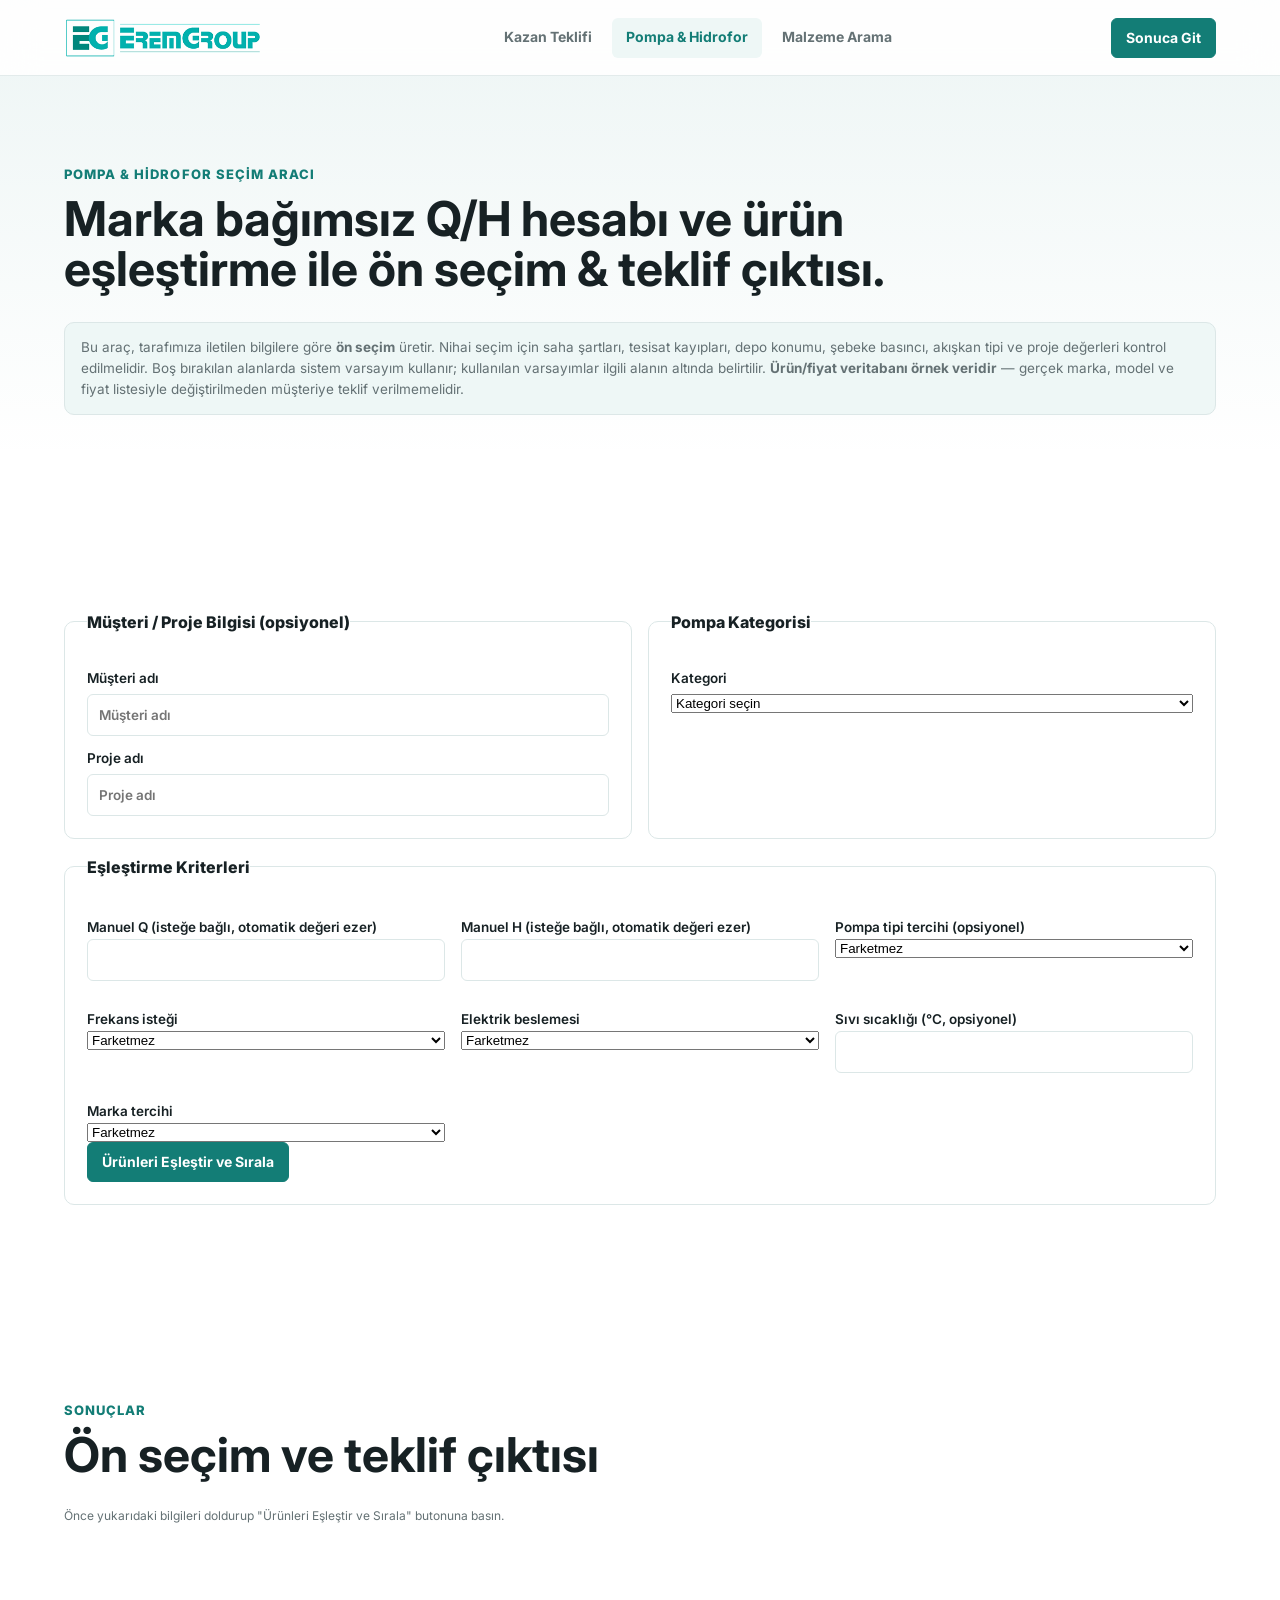
<file: pompa-hidrofor/index.html>
<!doctype html>
<html lang="tr">
  <head>
    <meta charset="UTF-8" />
    <meta name="viewport" content="width=device-width, initial-scale=1.0" />
    <meta name="color-scheme" content="light" />
    <meta name="description" content="Erem Group marka bagimsiz pompa ve hidrofor on secim araci." />
    <title>Erem Group | Pompa &amp; Hidrofor Secimi</title>
    <link rel="preconnect" href="https://fonts.googleapis.com" />
    <link rel="preconnect" href="https://fonts.gstatic.com" crossorigin />
    <link href="https://fonts.googleapis.com/css2?family=Inter:wght@400;500;600;700;800&display=swap" rel="stylesheet" />
    <link rel="stylesheet" href="/styles.css" />
    <link rel="stylesheet" href="/pompa-hidrofor/pompa.css" />
  </head>
  <body>
    <header class="site-header">
      <a class="brand" href="/" aria-label="Erem Group ana sayfa">
        <img src="/logo_dark.png" alt="Erem Group" style="height:40px;display:block;" />
      </a>
      <nav class="nav" aria-label="Ana menü">
        <a href="/#teklif">Kazan Teklifi</a>
        <a href="/pompa-hidrofor" class="active">Pompa &amp; Hidrofor</a>
        <a href="/malzeme-arama">Malzeme Arama</a>
      </nav>
      <a class="header-action" href="#sonuclar">Sonuca Git</a>
    </header>

    <main id="top">
      <section class="section">
        <div class="quote-heading">
          <div>
            <p class="eyebrow">Pompa &amp; Hidrofor Seçim Aracı</p>
            <h2>Marka bağımsız Q/H hesabı ve ürün eşleştirme ile ön seçim &amp; teklif çıktısı.</h2>
          </div>
        </div>
        <p class="ph-disclaimer">
          Bu araç, tarafımıza iletilen bilgilere göre <strong>ön seçim</strong> üretir. Nihai seçim için saha şartları,
          tesisat kayıpları, depo konumu, şebeke basıncı, akışkan tipi ve proje değerleri kontrol edilmelidir.
          Boş bırakılan alanlarda sistem varsayım kullanır; kullanılan varsayımlar ilgili alanın altında belirtilir.
          <strong>Ürün/fiyat veritabanı örnek veridir</strong> — gerçek marka, model ve fiyat listesiyle değiştirilmeden
          müşteriye teklif verilmemelidir.
        </p>
      </section>

      <section class="section">
        <form id="phForm">
          <div class="ph-grid ph-two-col">
            <fieldset>
              <legend>Müşteri / Proje Bilgisi (opsiyonel)</legend>
              <label>
                Müşteri adı
                <input id="customerName" type="text" placeholder="Müşteri adı" />
              </label>
              <label>
                Proje adı
                <input id="projectName" type="text" placeholder="Proje adı" />
              </label>
            </fieldset>

            <fieldset>
              <legend>Pompa Kategorisi</legend>
              <label>
                Kategori
                <select id="category"></select>
              </label>
              <div id="categoryWarning" class="ph-banner ph-banner-danger ph-hidden"></div>
            </fieldset>
          </div>

          <!-- HİDROFOR PANELİ -->
          <fieldset id="panel-hidrofor" class="ph-hidden">
            <legend>Hidrofor / Basınçlandırma Girdileri</legend>
            <div class="ph-grid ph-three-col">
              <label class="ph-field">Daire / kullanıcı sayısı
                <input id="h_daireSayisi" type="number" min="0" />
              </label>
              <label class="ph-field">Kişi / daire
                <input id="h_kisiDaire" type="number" min="0" placeholder="Varsayım: 4" />
                <span class="ph-field-hint">Varsayım: 4 kişi/daire</span>
              </label>
              <label class="ph-field">Günlük tüketim (L/kişi·gün)
                <input id="h_tuketim" type="number" min="0" placeholder="Varsayım: 150" />
                <span class="ph-field-hint">Varsayım: 150 L/kişi·gün</span>
              </label>
              <label class="ph-field">Eş kullanım (pik saat) katsayısı
                <input id="h_esKullanim" type="number" step="0.01" min="0" placeholder="Varsayım: 0,08" />
                <span class="ph-field-hint">Varsayım: 0,08 (pik saatte çekilen oran)</span>
              </label>
              <label class="ph-field">Kat sayısı
                <input id="h_katSayisi" type="number" min="0" />
              </label>
              <label class="ph-field">Kat yüksekliği (m)
                <input id="h_katYuksekligi" type="number" step="0.1" min="0" placeholder="Varsayım: 3" />
                <span class="ph-field-hint">Varsayım: 3 m</span>
              </label>
              <label class="ph-field">Şebeke basıncı (bar)
                <input id="h_sebekeBasinc" type="number" step="0.1" placeholder="Bilinmiyorsa boş bırakın (0 kabul edilir)" />
                <span class="ph-field-hint">Bilinmiyorsa boş bırakın → 0 kabul edilir</span>
              </label>
              <label class="ph-field">İstenen üst kat basıncı (bar)
                <input id="h_istenenBasinc" type="number" step="0.1" placeholder="Varsayım: 2" />
                <span class="ph-field-hint">Varsayım: 2 bar</span>
              </label>
              <label class="ph-field">Tesisat kaybı (mSS)
                <input id="h_tesisatKaybi" type="number" step="0.1" placeholder="Varsayım: 5" />
                <span class="ph-field-hint">Varsayım: 5 mSS</span>
              </label>
              <label class="ph-field">Emiş kaybı (mSS)
                <input id="h_emisKaybi" type="number" step="0.1" placeholder="Varsayım: 2" />
                <span class="ph-field-hint">Varsayım: 2 mSS</span>
              </label>
              <label class="ph-field">Depo konumu
                <select id="h_depoKonum"><option value="">Belirtilmedi</option></select>
              </label>
              <label class="ph-field">Frekans kontrollü isteniyor mu?
                <select id="h_frekansIstek"></select>
              </label>
            </div>
            <div id="hidroforOutput" class="ph-output"></div>
          </fieldset>

          <!-- SİRKÜLASYON PANELİ -->
          <fieldset id="panel-sirkulasyon" class="ph-hidden">
            <legend>Sirkülasyon / Isıtma Devresi Girdileri</legend>
            <div class="ph-grid ph-three-col">
              <label class="ph-field">Isıtma kapasitesi (kW)
                <input id="s_kapasite" type="number" min="0" />
              </label>
              <label class="ph-field">ΔT – gidiş/dönüş farkı (°C)
                <input id="s_deltaT" type="number" step="0.1" placeholder="Varsayım: 20" />
                <span class="ph-field-hint">Radyatör ≈ 20, yerden ısıtma ≈ 8-10, fan coil ≈ 10</span>
              </label>
              <label class="ph-field">Bina kaç katlı?
                <input id="s_katSayisi" type="number" min="0" />
                <span class="ph-field-hint">H (mSS) = (0,2 × kat sayısı) + 5</span>
              </label>
              <label class="ph-field">Frekans kontrollü isteniyor mu?
                <select id="s_frekansIstek"></select>
              </label>
            </div>
            <div id="sirkulasyonOutput" class="ph-output"></div>
            <div id="alarkoOutput" class="ph-output"></div>
            <div id="baymakOutput" class="ph-output"></div>
            <div id="evoplusBOutput" class="ph-output"></div>
          </fieldset>

          <!-- KAZAN DAİRESİ PANELİ -->
          <fieldset id="panel-kazan" class="ph-hidden">
            <legend>Kazan Dairesi Pompası Girdileri</legend>
            <div class="ph-grid ph-three-col">
              <label class="ph-field">Kazan kapasitesi (kW)
                <input id="k_kapasite" type="number" min="0" />
              </label>
              <label class="ph-field">ΔT (°C)
                <input id="k_deltaT" type="number" step="0.1" placeholder="Varsayım: 20" />
              </label>
              <label class="ph-field">Glikol oranı (%)
                <input id="k_glikol" type="number" step="1" placeholder="Yoksa 0" />
              </label>
              <label class="ph-field">Tesisat kaybı (mSS)
                <input id="k_tesisatKaybi" type="number" step="0.1" placeholder="Varsayım: 4" />
              </label>
              <label class="ph-field">Ekipman kaybı (mSS)
                <input id="k_ekipmanKaybi" type="number" step="0.1" placeholder="Varsayım: 2" />
              </label>
              <label class="ph-field">Emniyet payı (mSS)
                <input id="k_emniyetPayi" type="number" step="0.1" placeholder="Varsayım: 1" />
              </label>
            </div>
            <div id="kazanOutput" class="ph-output"></div>
          </fieldset>

          <!-- MANUEL / DİĞER KATEGORİ PANELİ -->
          <fieldset id="panel-manuel" class="ph-hidden">
            <legend>Q / H Değerleri</legend>
            <p class="ph-field-hint">Bu kategori için V1'de otomatik hesap modülü yoktur; Q ve H değerlerini elle girin.</p>
            <div class="ph-grid ph-two-col">
              <label class="ph-field">Q (m³/h)
                <input id="m_Q" type="number" step="0.01" min="0" />
              </label>
              <label class="ph-field">H (mSS)
                <input id="m_H" type="number" step="0.1" min="0" />
              </label>
            </div>
          </fieldset>

          <fieldset>
            <legend>Eşleştirme Kriterleri</legend>
            <div class="ph-grid ph-three-col">
              <label class="ph-field">Manuel Q (isteğe bağlı, otomatik değeri ezer)
                <input id="matchQ" type="number" step="0.01" min="0" />
              </label>
              <label class="ph-field">Manuel H (isteğe bağlı, otomatik değeri ezer)
                <input id="matchH" type="number" step="0.1" min="0" />
              </label>
              <label class="ph-field">Pompa tipi tercihi (opsiyonel)
                <select id="matchPumpType"><option value="">Farketmez</option></select>
              </label>
              <label class="ph-field">Frekans isteği
                <select id="matchFreq"></select>
              </label>
              <label class="ph-field">Elektrik beslemesi
                <select id="matchElectric"></select>
              </label>
              <label class="ph-field">Sıvı sıcaklığı (°C, opsiyonel)
                <input id="matchTemp" type="number" step="1" />
              </label>
              <label class="ph-field">Marka tercihi
                <select id="matchBrand"></select>
              </label>
            </div>
            <button type="button" id="runMatchBtn" class="primary-btn">Ürünleri Eşleştir ve Sırala</button>
          </fieldset>
        </form>
      </section>

      <section id="sonuclar" class="section">
        <div class="quote-heading">
          <div>
            <p class="eyebrow">Sonuçlar</p>
            <h2>Ön seçim ve teklif çıktısı</h2>
          </div>
        </div>
        <div id="resultsArea">
          <p class="ph-field-hint">Önce yukarıdaki bilgileri doldurup "Ürünleri Eşleştir ve Sırala" butonuna basın.</p>
        </div>
      </section>
    </main>

    <script src="/pompa-hidrofor/data.js"></script>
    <script src="/pompa-hidrofor/script.js"></script>
  </body>
</html>
</file>
<file: styles.css>
:root {
  color-scheme: light;
  --deep: #137d76;
  --aqua: #00babc;
  --ink: #172124;
  --muted: #647174;
  --line: #dce7e7;
  --soft: #eef7f6;
  --paper: #ffffff;
  --shade: #f7faf9;
}

* {
  box-sizing: border-box;
}

html {
  scroll-behavior: smooth;
}

body {
  margin: 0;
  font-family: Inter, Arial, sans-serif;
  color: var(--ink);
  background:
    linear-gradient(180deg, rgba(19, 125, 118, 0.08), transparent 460px),
    var(--paper);
}

a {
  color: inherit;
  text-decoration: none;
}

button,
input {
  font: inherit;
}

.site-header {
  position: sticky;
  top: 0;
  z-index: 20;
  display: flex;
  align-items: center;
  justify-content: space-between;
  gap: 24px;
  min-height: 76px;
  padding: 14px clamp(18px, 5vw, 72px);
  border-bottom: 1px solid rgba(220, 231, 231, 0.8);
  background: rgba(255, 255, 255, 0.9);
  backdrop-filter: blur(18px);
}

.brand {
  display: flex;
  align-items: center;
  gap: 12px;
  min-width: 220px;
}

.brand strong {
  display: block;
  font-size: 17px;
  letter-spacing: 0;
}

.brand small {
  display: block;
  margin-top: 2px;
  color: var(--muted);
  font-size: 12px;
}

.brand-mark {
  position: relative;
  display: grid;
  place-items: center;
  width: 46px;
  height: 46px;
  border: 2px solid var(--deep);
  background: #fff;
}

.mark-e,
.mark-g {
  position: absolute;
  display: block;
}

.mark-e {
  left: 8px;
  top: 11px;
  width: 16px;
  height: 22px;
  border-top: 6px solid var(--deep);
  border-bottom: 6px solid var(--deep);
}

.mark-e::after {
  content: "";
  position: absolute;
  left: 0;
  top: 5px;
  width: 11px;
  height: 6px;
  background: var(--deep);
}

.mark-g {
  right: 6px;
  top: 11px;
  width: 20px;
  height: 22px;
  border: 6px solid var(--aqua);
  border-right-color: transparent;
}

.mark-g::after {
  content: "";
  position: absolute;
  right: -6px;
  bottom: 2px;
  width: 13px;
  height: 6px;
  background: var(--aqua);
}

.nav {
  display: flex;
  align-items: center;
  justify-content: center;
  gap: 6px;
}

.nav a,
.header-action,
.primary-btn,
.secondary-btn,
.summary-header button {
  min-height: 40px;
  border-radius: 6px;
  padding: 10px 14px;
  font-size: 14px;
  font-weight: 700;
}

.nav a {
  color: var(--muted);
}

.nav a:hover {
  color: var(--deep);
  background: var(--soft);
}

.nav a.active {
  color: var(--deep);
  background: var(--soft);
}

.header-action,
.primary-btn {
  border: 1px solid var(--deep);
  background: var(--deep);
  color: white;
}

.secondary-btn {
  border: 1px solid var(--line);
  background: white;
  color: var(--deep);
}

.hero {
  display: grid;
  grid-template-columns: minmax(0, 1.1fr) minmax(340px, 0.65fr);
  gap: clamp(28px, 5vw, 64px);
  align-items: center;
  min-height: calc(100vh - 76px);
  padding: clamp(48px, 7vw, 92px) clamp(18px, 5vw, 72px);
}

.hero-copy {
  max-width: 860px;
}

.eyebrow {
  margin: 0 0 12px;
  color: var(--deep);
  font-size: 13px;
  font-weight: 800;
  letter-spacing: 0.08em;
  text-transform: uppercase;
}

h1,
h2,
h3,
p {
  letter-spacing: 0;
}

h1 {
  max-width: 820px;
  margin: 0;
  font-size: clamp(42px, 6vw, 78px);
  line-height: 0.98;
}

h2 {
  margin: 0;
  font-size: clamp(28px, 4vw, 48px);
  line-height: 1.05;
}

h3 {
  margin: 0 0 10px;
  font-size: 20px;
}

.hero-copy > p:not(.eyebrow) {
  max-width: 680px;
  margin: 24px 0 0;
  color: #435052;
  font-size: 18px;
  line-height: 1.65;
}

.hero-actions {
  display: flex;
  flex-wrap: wrap;
  gap: 12px;
  margin-top: 34px;
}

.hero-panel {
  align-self: stretch;
  display: flex;
  flex-direction: column;
  justify-content: space-between;
  min-height: 480px;
  padding: 28px;
  border: 1px solid rgba(19, 125, 118, 0.18);
  border-radius: 8px;
  background:
    linear-gradient(135deg, rgba(255, 255, 255, 0.86), rgba(238, 247, 246, 0.92)),
    repeating-linear-gradient(45deg, transparent 0 18px, rgba(0, 186, 188, 0.08) 18px 19px);
  box-shadow: 0 24px 80px rgba(16, 61, 59, 0.12);
}

.panel-topline {
  display: flex;
  justify-content: space-between;
  gap: 24px;
  color: var(--deep);
  font-weight: 800;
}

.panel-topline strong {
  font-size: 44px;
  line-height: 1;
}

.metric-grid {
  display: grid;
  gap: 12px;
}

.metric-grid article {
  padding: 18px;
  border: 1px solid rgba(19, 125, 118, 0.16);
  border-radius: 8px;
  background: rgba(255, 255, 255, 0.82);
}

.metric-grid strong {
  display: block;
  margin-bottom: 5px;
  color: var(--deep);
  font-size: 34px;
}

.metric-grid span,
.story p,
.capability-band p,
.locations span,
.footer p,
.footer a {
  color: var(--muted);
  line-height: 1.6;
}

.section {
  padding: clamp(56px, 7vw, 96px) clamp(18px, 5vw, 72px);
}

.split-section,
.locations-section {
  display: grid;
  grid-template-columns: minmax(260px, 0.72fr) minmax(0, 1fr);
  gap: clamp(28px, 6vw, 80px);
  border-top: 1px solid var(--line);
}

.story {
  display: grid;
  gap: 18px;
  font-size: 17px;
}

.story p {
  margin: 0;
}

.capability-band {
  display: grid;
  grid-template-columns: repeat(3, minmax(0, 1fr));
  gap: 1px;
  padding-top: 0;
  padding-bottom: 0;
  background: var(--line);
}

.capability-band article {
  min-height: 250px;
  padding: 36px;
  background: var(--shade);
}

.capability-band span {
  display: inline-block;
  margin-bottom: 42px;
  color: var(--aqua);
  font-weight: 800;
}

.quote-section {
  background: #0f2f2d;
  color: white;
}

.quote-heading {
  display: flex;
  justify-content: space-between;
  gap: 24px;
  align-items: end;
  margin-bottom: 28px;
}

.quote-heading h2 {
  max-width: 850px;
}

.quote-heading .eyebrow {
  color: #7de4e5;
}

.rate-box {
  display: grid;
  gap: 8px;
  min-width: 140px;
  color: #c5dddd;
  font-size: 13px;
  font-weight: 800;
}

input {
  width: 100%;
  min-height: 42px;
  border: 1px solid var(--line);
  border-radius: 6px;
  padding: 9px 11px;
  color: var(--ink);
  background: white;
}

.quote-shell {
  display: grid;
  grid-template-columns: minmax(0, 1.05fr) minmax(360px, 0.75fr);
  gap: 18px;
}

.config-panel,
.summary-panel {
  border: 1px solid rgba(255, 255, 255, 0.14);
  border-radius: 8px;
  background: rgba(255, 255, 255, 0.08);
}

.config-panel {
  display: grid;
  gap: 1px;
  overflow: hidden;
}

fieldset {
  margin: 0;
  padding: 22px;
  border: 0;
  background: rgba(255, 255, 255, 0.06);
}

legend {
  padding: 0;
  margin-bottom: 16px;
  color: #e6f8f7;
  font-weight: 800;
}

label {
  display: grid;
  gap: 8px;
  margin-bottom: 14px;
  color: #c5dddd;
  font-size: 13px;
  font-weight: 700;
}

label:last-child {
  margin-bottom: 0;
}

.segmented {
  display: grid;
  grid-template-columns: repeat(3, minmax(0, 1fr));
  gap: 8px;
}

.segment {
  min-height: 44px;
  border: 1px solid rgba(255, 255, 255, 0.22);
  border-radius: 6px;
  color: white;
  background: transparent;
  cursor: pointer;
}

.segment.active {
  border-color: var(--aqua);
  background: var(--aqua);
  color: #082322;
  font-weight: 800;
}

.segmented-2 {
  display: grid;
  grid-template-columns: repeat(2, minmax(0, 1fr));
  gap: 8px;
  margin-bottom: 10px;
}

.vana-segment {
  min-height: 44px;
  border: 1px solid rgba(255, 255, 255, 0.22);
  border-radius: 6px;
  color: white;
  background: transparent;
  cursor: pointer;
}

.vana-segment.active {
  border-color: var(--aqua);
  background: var(--aqua);
  color: #082322;
  font-weight: 800;
}

.ekmalzeme-segment {
  min-height: 44px;
  border: 1px solid rgba(255, 255, 255, 0.22);
  border-radius: 6px;
  color: white;
  background: transparent;
  cursor: pointer;
}

.ekmalzeme-segment.active {
  border-color: var(--aqua);
  background: var(--aqua);
  color: #082322;
  font-weight: 800;
}

.kazan-alti-detay {
  margin-top: 10px;
  padding-top: 10px;
  border-top: 1px solid rgba(255, 255, 255, 0.12);
}

.kazan-alti-warnings {
  font-size: 0.85rem;
  color: #ffb020;
  background: rgba(255, 176, 32, 0.1);
  border: 1px solid rgba(255, 176, 32, 0.35);
  border-radius: 6px;
  padding: 8px 10px;
  margin-top: 8px;
}

.kazan-alti-warnings ul {
  margin: 4px 0 0 18px;
  padding: 0;
}

@media print {
  .kazan-alti-warnings { display: none; }
}

.item-list {
  display: grid;
  gap: 10px;
}

.quote-item {
  display: grid;
  grid-template-columns: minmax(0, 1fr) 106px;
  gap: 12px;
  align-items: center;
  padding: 14px;
  border: 1px solid rgba(255, 255, 255, 0.12);
  border-radius: 8px;
  background: rgba(255, 255, 255, 0.07);
}

.quote-item strong {
  display: block;
  margin-bottom: 4px;
}

.quote-item span {
  color: #a9c9c8;
  font-size: 12px;
}

.quote-item input {
  text-align: center;
}

.inline-fieldset {
  display: grid;
  grid-template-columns: 1fr 1fr 1fr;
  gap: 12px;
  align-items: end;
}

.inline-fieldset legend {
  grid-column: 1 / -1;
}

.toggle-line {
  display: flex;
  align-items: center;
  gap: 10px;
  min-height: 42px;
  margin-bottom: 0;
}

.toggle-line input {
  width: 18px;
  min-height: 18px;
}

.summary-panel {
  position: sticky;
  top: 96px;
  align-self: start;
  padding: 20px;
  background: white;
  color: var(--ink);
}

.summary-header,
.client-card,
.totals > div {
  display: flex;
  justify-content: space-between;
  gap: 16px;
}

.summary-header {
  align-items: center;
  padding-bottom: 16px;
  border-bottom: 1px solid var(--line);
}

.summary-header span,
.client-card span,
.totals span {
  display: block;
  color: var(--muted);
  font-size: 12px;
  font-weight: 700;
  text-transform: uppercase;
}

.summary-header strong {
  display: block;
  margin-top: 4px;
  color: var(--deep);
  font-size: 24px;
}

.summary-header button {
  border: 1px solid var(--deep);
  color: white;
  background: var(--deep);
  cursor: pointer;
}

.client-card {
  flex-direction: column;
  margin: 16px 0;
  padding: 16px;
  border-radius: 8px;
  background: var(--soft);
}

.client-card strong {
  font-size: 18px;
}

.quote-lines {
  display: grid;
  gap: 10px;
  max-height: 430px;
  overflow: auto;
  padding-right: 4px;
}

.line-row {
  display: grid;
  grid-template-columns: minmax(0, 1fr) auto;
  gap: 12px;
  padding: 12px 0;
  border-bottom: 1px solid var(--line);
}

.line-row strong {
  display: block;
  margin-bottom: 4px;
}

.line-row span {
  color: var(--muted);
  font-size: 12px;
}

.line-row em {
  font-style: normal;
  font-weight: 800;
  color: var(--deep);
  white-space: nowrap;
}

.empty-lines {
  padding: 26px;
  border: 1px dashed var(--line);
  border-radius: 8px;
  color: var(--muted);
  text-align: center;
}

.totals {
  display: grid;
  gap: 10px;
  margin-top: 18px;
  padding-top: 18px;
  border-top: 2px solid var(--deep);
}

.totals > div {
  align-items: center;
}

.totals strong {
  font-size: 20px;
}

.locations-section {
  background: var(--shade);
}

.locations {
  display: grid;
  grid-template-columns: repeat(2, minmax(0, 1fr));
  gap: 12px;
}

.locations article {
  min-height: 150px;
  padding: 24px;
  border: 1px solid var(--line);
  border-radius: 8px;
  background: white;
}

.locations strong {
  display: block;
  margin-top: 20px;
  color: var(--deep);
  font-size: 22px;
}

.footer {
  display: grid;
  grid-template-columns: minmax(0, 1fr) auto;
  gap: 24px;
  padding: 34px clamp(18px, 5vw, 72px);
  border-top: 1px solid var(--line);
  background: white;
}

.footer strong {
  display: block;
  margin-bottom: 8px;
}

.footer p {
  margin: 0;
}

.footer div:last-child {
  display: grid;
  gap: 8px;
  text-align: right;
}

@media (max-width: 980px) {
  .site-header {
    flex-wrap: wrap;
  }

  .brand {
    min-width: 0;
  }

  .nav {
    order: 3;
    width: 100%;
    justify-content: flex-start;
    overflow-x: auto;
  }

  .hero,
  .quote-shell,
  .split-section,
  .locations-section {
    grid-template-columns: 1fr;
  }

  .hero {
    min-height: 0;
  }

  .hero-panel,
  .summary-panel {
    position: static;
  }

  .capability-band {
    grid-template-columns: 1fr;
  }
}

@media (max-width: 640px) {
  .site-header {
    padding: 12px 16px;
  }

  .header-action {
    display: none;
  }

  h1 {
    font-size: 40px;
  }

  .hero-panel {
    min-height: 390px;
    padding: 20px;
  }

  .quote-heading,
  .footer {
    grid-template-columns: 1fr;
  }

  .quote-heading {
    display: grid;
  }

  .inline-fieldset,
  .locations {
    grid-template-columns: 1fr;
  }

  .segmented {
    grid-template-columns: 1fr;
  }

  .quote-item {
    grid-template-columns: 1fr 92px;
  }

  .footer div:last-child {
    text-align: left;
  }
}

@media print {
  .site-header,
  .hero,
  .split-section,
  .capability-band,
  .locations-section,
  .config-panel,
  .footer,
  .quote-heading {
    display: none;
  }

  .quote-section {
    padding: 0;
    background: white;
    color: var(--ink);
  }

  .quote-shell {
    display: block;
  }

  .summary-panel {
    border: 0;
    box-shadow: none;
  }
}


/* ── PROFORMA STYLES ─────────────────────────────── */
.client-meta,
.teklif-meta {
  display: grid;
  grid-template-columns: 1fr 1fr;
  gap: .35rem .75rem;
  margin-bottom: .5rem;
}
.client-meta div,
.teklif-meta div {
  display: flex;
  flex-direction: column;
  font-size: .75rem;
}
.client-meta span,
.teklif-meta span {
  color: var(--text-2);
  font-size: .65rem;
  text-transform: uppercase;
  letter-spacing: .04em;
}
.client-meta strong,
.teklif-meta strong {
  color: var(--text-1);
  font-size: .8rem;
}

/* Proforma kalem tablosu */
.proforma-table {
  width: 100%;
  border-collapse: collapse;
  font-size: .75rem;
  margin-bottom: .75rem;
}
.proforma-table thead tr {
  background: var(--brand);
  color: #fff;
}
.proforma-table th,
.proforma-table td {
  padding: .4rem .5rem;
  text-align: left;
  border-bottom: 1px solid var(--surface-2);
}
.proforma-table th:nth-child(3),
.proforma-table th:nth-child(4),
.proforma-table th:nth-child(5),
.proforma-table th:nth-child(6),
.proforma-table td:nth-child(3),
.proforma-table td:nth-child(4),
.proforma-table td:nth-child(5),
.proforma-table td:nth-child(6) {
  text-align: right;
}
.proforma-table tbody tr:nth-child(even) {
  background: var(--surface-2);
}
.proforma-table small {
  color: var(--text-2);
  display: block;
}

/* Proforma toplam satırları */
.proforma-totals {
  border-top: 2px solid var(--brand);
  padding-top: .5rem;
}
.proforma-totals div {
  display: flex;
  justify-content: space-between;
  padding: .25rem 0;
  font-size: .8rem;
  border-bottom: 1px solid var(--surface-2);
}
.proforma-totals .net-toplam {
  font-weight: 600;
  background: var(--surface-2);
  padding: .3rem .4rem;
  border-radius: 4px;
}
.proforma-totals .genel-toplam {
  font-weight: 700;
  font-size: .95rem;
  color: var(--brand);
  border-top: 2px solid var(--brand);
  border-bottom: none;
  padding-top: .4rem;
  margin-top: .25rem;
}

/* Banka bilgileri */
.banka-bilgileri {
  margin-top: .75rem;
  padding: .6rem .75rem;
  background: var(--surface-2);
  border-radius: 6px;
  font-size: .7rem;
  line-height: 1.6;
}
.banka-bilgileri p { margin: 0; }

/* Print */
@media print {
  .config-panel,
  .site-header,
  .hero,
  .quote-heading,
  .rate-box { display: none !important; }
  .quote-shell { display: block !important; }
  .summary-panel { box-shadow: none; border: 1px solid #ddd; overflow: visible !important; }
  .quote-lines {
    max-height: none !important;
    overflow: visible !important;
  }
  .proforma-table { page-break-inside: auto; }
  .proforma-table tr { page-break-inside: avoid; }
}

/* Aksesuar adet input - teklif tablosu */
.qty-input {
  width: 60px;
  padding: 4px 6px;
  border: 1.5px solid var(--border, #e2e8f0);
  border-radius: 6px;
  font-size: 0.875rem;
  font-family: inherit;
  text-align: center;
  background: #f8fafc;
  color: inherit;
  transition: border-color 0.15s;
}
.qty-input:hover {
  border-color: #94a3b8;
}
.qty-input:focus {
  outline: none;
  border-color: #3b82f6;
  background: #fff;
}

@media print {
  .qty-input {
    border: none;
    background: transparent;
    width: auto;
    padding: 0;
    font-size: inherit;
    text-align: inherit;
  }
}
</file>
<file: pompa-hidrofor/pompa.css>
/* Pompa & Hidrofor sayfasi - ek stiller (styles.css ile birlikte yuklenir) */
/* styles.css'teki fieldset/legend/label/eyebrow renkleri, ana sayfadaki KOYU
   zeminli "quote-section" icin tasarlanmisti. Bu sayfa acik zeminli oldugu
   icin okunabilirlik adina bu elemanlari burada acikca koyu renge donduruyoruz. */
main#top legend {
  color: var(--ink);
  font-weight: 800;
}

main#top label {
  color: var(--ink);
  font-weight: 600;
  font-size: 13.5px;
}

main#top fieldset {
  background: transparent;
  border: 1px solid var(--line);
  border-radius: 10px;
  margin-bottom: 18px;
}

.quote-heading .eyebrow {
  color: var(--deep);
}

.ph-disclaimer {
  margin-top: 10px;
  padding: 14px 16px;
  background: var(--soft);
  border: 1px solid var(--line);
  border-radius: 10px;
  color: var(--muted);
  font-size: 13.5px;
  line-height: 1.55;
}

.ph-grid {
  display: grid;
  gap: 16px;
  margin-top: 4px;
}

.ph-two-col {
  grid-template-columns: repeat(2, minmax(0, 1fr));
}

.ph-three-col {
  grid-template-columns: repeat(3, minmax(0, 1fr));
}

@media (max-width: 900px) {
  .ph-two-col,
  .ph-three-col {
    grid-template-columns: 1fr;
  }
}

.ph-field {
  display: flex;
  flex-direction: column;
  gap: 4px;
  font-size: 13.5px;
  font-weight: 600;
  color: var(--ink);
}

.ph-field input,
.ph-field select {
  font-weight: 500;
}

.ph-field-hint {
  font-weight: 400;
  color: var(--muted);
  font-size: 12px;
}

.ph-hidden {
  display: none !important;
}

.ph-output {
  margin-top: 18px;
  display: grid;
  gap: 10px;
}

.ph-kv {
  display: grid;
  grid-template-columns: minmax(0, 1.3fr) minmax(0, 1fr);
  gap: 10px 18px;
  padding: 14px 16px;
  background: var(--shade);
  border: 1px solid var(--line);
  border-radius: 10px;
}

.ph-kv div {
  display: flex;
  justify-content: space-between;
  gap: 10px;
  font-size: 13.5px;
  border-bottom: 1px dashed var(--line);
  padding-bottom: 6px;
}

.ph-kv div:last-child,
.ph-kv div:nth-last-child(2) {
  border-bottom: none;
  padding-bottom: 0;
}

.ph-kv span {
  color: var(--muted);
}

.ph-kv strong {
  text-align: right;
}

.ph-banner {
  padding: 12px 14px;
  border-radius: 8px;
  font-size: 13.5px;
  line-height: 1.5;
}

.ph-banner-warn {
  background: #fff4e0;
  border: 1px solid #f0c987;
  color: #7a5300;
}

.ph-banner-info {
  background: var(--soft);
  border: 1px solid var(--line);
  color: var(--muted);
}

.ph-banner-danger {
  background: #fdecec;
  border: 1px solid #f3b7b7;
  color: #8a1f1f;
}

.ph-banner-ok {
  background: #e9f8ee;
  border: 1px solid #a9e0bc;
  color: #175c31;
}

.ph-risk-row {
  display: flex;
  flex-wrap: wrap;
  gap: 10px;
  margin: 14px 0;
}

.ph-risk-pill {
  padding: 8px 14px;
  border-radius: 999px;
  font-size: 12.5px;
  font-weight: 700;
  letter-spacing: 0.02em;
  border: 1px solid var(--line);
  background: var(--shade);
}

.ph-risk-DUSUK { background: #e9f8ee; border-color: #a9e0bc; color: #175c31; }
.ph-risk-ORTA { background: #fff4e0; border-color: #f0c987; color: #7a5300; }
.ph-risk-YUKSEK { background: #fdecec; border-color: #f3b7b7; color: #8a1f1f; }

.ph-reco-grid {
  display: grid;
  grid-template-columns: repeat(3, minmax(0, 1fr));
  gap: 16px;
  margin: 18px 0;
}

@media (max-width: 900px) {
  .ph-reco-grid {
    grid-template-columns: 1fr;
  }
}

.ph-reco-card {
  border: 1px solid var(--line);
  border-radius: 14px;
  padding: 18px;
  background: var(--paper);
  display: flex;
  flex-direction: column;
  gap: 8px;
}

.ph-reco-tag {
  display: inline-block;
  align-self: flex-start;
  padding: 4px 10px;
  border-radius: 999px;
  font-size: 11.5px;
  font-weight: 700;
  text-transform: uppercase;
  letter-spacing: 0.04em;
  background: var(--soft);
  color: var(--deep);
}

.ph-reco-tag.economic { background: #e9f8ee; color: #175c31; }
.ph-reco-tag.premium { background: #efe8fb; color: #5a2ea6; }

.ph-reco-model {
  font-size: 18px;
  font-weight: 800;
}

.ph-reco-brand {
  color: var(--muted);
  font-size: 13px;
}

.ph-reco-line {
  display: flex;
  justify-content: space-between;
  font-size: 13px;
  border-top: 1px dashed var(--line);
  padding-top: 6px;
}

.ph-reco-line span { color: var(--muted); }

.ph-reco-score {
  margin-top: 4px;
  height: 8px;
  border-radius: 999px;
  background: var(--line);
  overflow: hidden;
}

.ph-reco-score > i {
  display: block;
  height: 100%;
  background: linear-gradient(90deg, var(--aqua), var(--deep));
}

.ph-commercial {
  margin-top: 20px;
  border: 1px solid var(--line);
  border-radius: 12px;
  padding: 16px 18px;
  background: var(--shade);
}

.ph-commercial h3 {
  margin: 0 0 10px;
  font-size: 15px;
}

.ph-commercial .ph-grid {
  margin-top: 0;
}

.ph-table-wrap {
  margin-top: 20px;
  overflow-x: auto;
  border: 1px solid var(--line);
  border-radius: 12px;
}

.ph-table {
  width: 100%;
  border-collapse: collapse;
  font-size: 12.5px;
  min-width: 920px;
}

.ph-table th,
.ph-table td {
  padding: 8px 10px;
  text-align: left;
  border-bottom: 1px solid var(--line);
  white-space: nowrap;
}

.ph-table thead th {
  background: var(--shade);
  position: sticky;
  top: 0;
}

.ph-table tbody tr:nth-child(even) {
  background: rgba(238, 247, 246, 0.4);
}

.ph-table tr.ph-row-elendi {
  opacity: 0.55;
}

.ph-badge {
  padding: 3px 9px;
  border-radius: 999px;
  font-size: 11px;
  font-weight: 700;
}

.ph-badge-uygun { background: #e9f8ee; color: #175c31; }
.ph-badge-elendi { background: #fdecec; color: #8a1f1f; }

.ph-note {
  margin-top: 18px;
  padding: 14px 16px;
  background: var(--soft);
  border-radius: 10px;
  font-size: 13px;
  color: var(--muted);
  line-height: 1.6;
}
</file>
